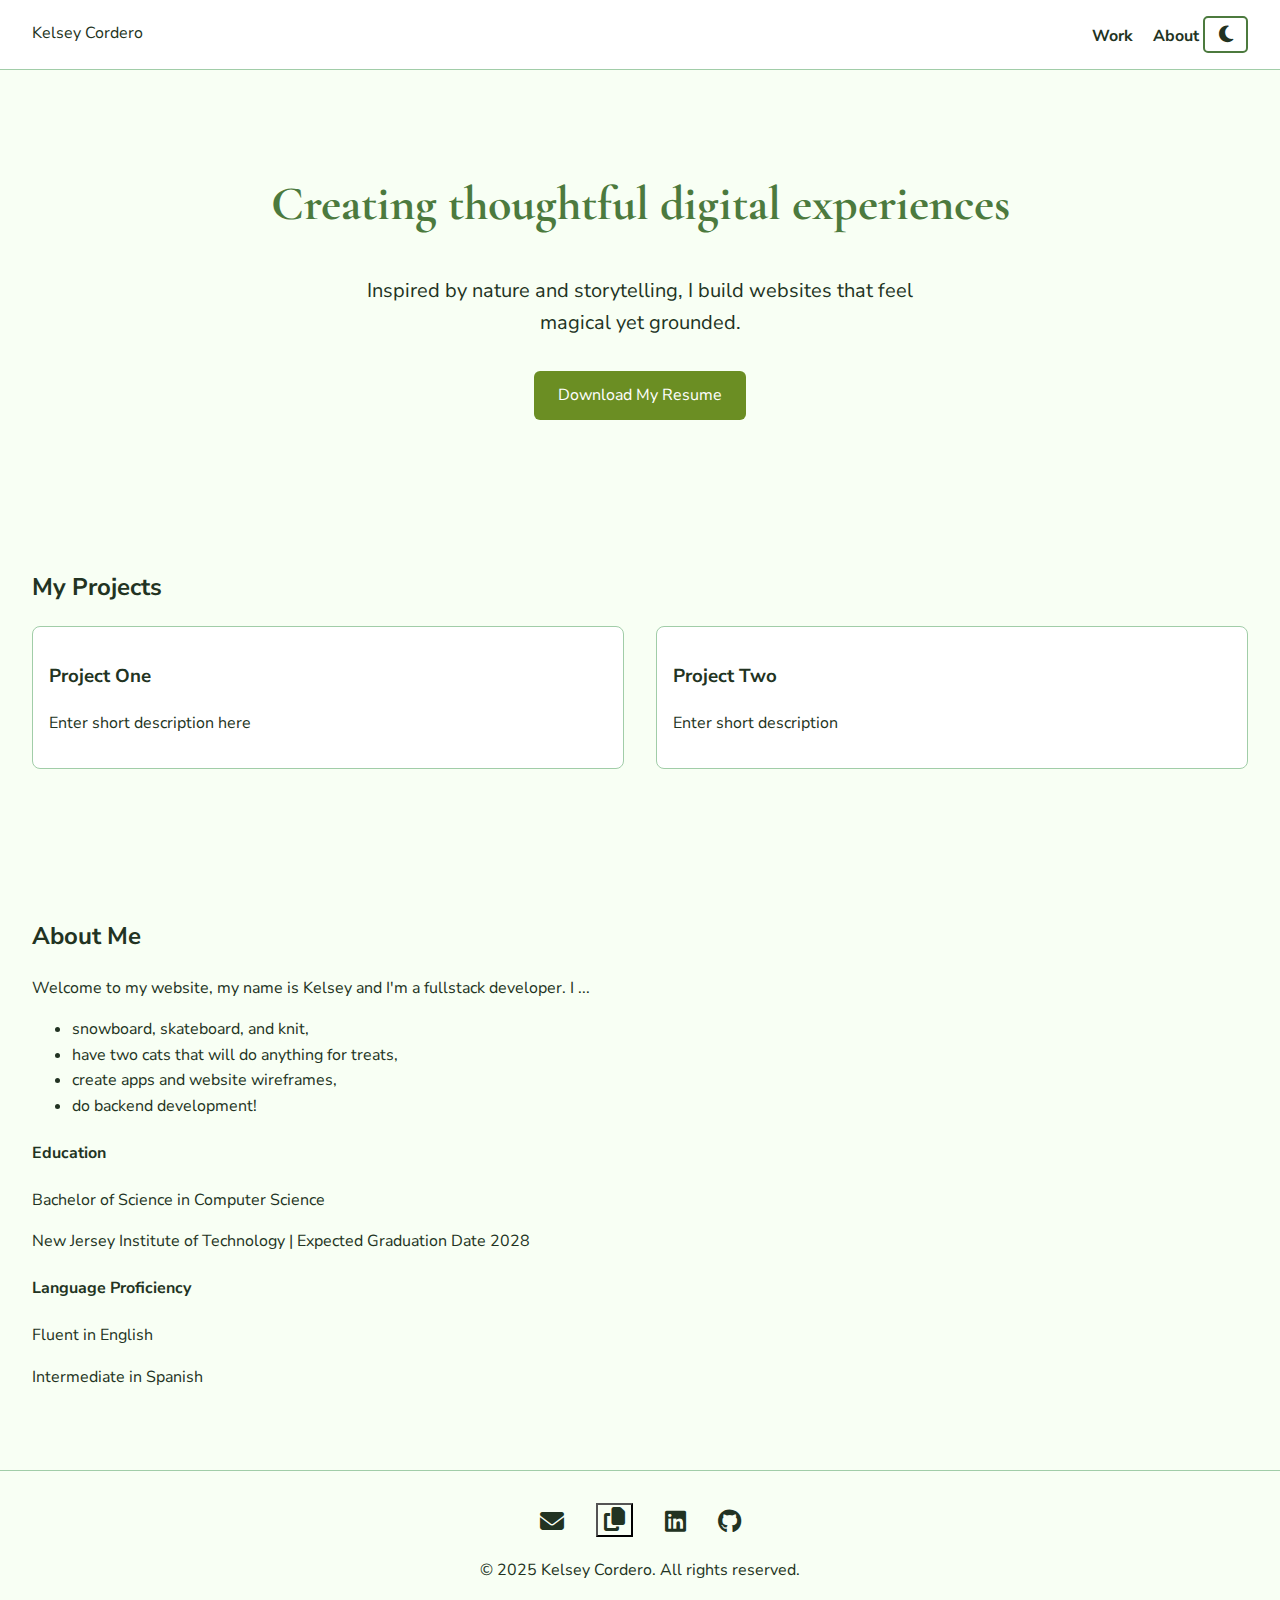
<file: website/index.html>
<!DOCTYPE html>
<html lang="en">
    <head>
        <meta charset="UTF-8" />
        <meta name="viewport" content="width=device-width, initial-scale=1.0" />
        <title>Kelsey's Portfolio</title>
        <link rel="preconnect" href="https://fonts.googleapis.com">
        <link href="https://fonts.googleapis.com/css2?family=Cormorant+Garamond:wght@400;700&family=Nunito+Sans:wght@400;700&display=swap" rel="stylesheet">
        <link href="https://cdnjs.cloudflare.com/ajax/libs/font-awesome/6.5.0/css/all.min.css" rel="stylesheet">
        <style>
            html {
                font-size: 16px;
            }

            @media (max-width: 768px) {
                .hero h1 {
                    font-size: 2.2rem;
                }
                .hero p {
                    font-size: 1rem;
                }
                .btn-primary {
                    font-size: 0.9rem;
                    padding: 0.5em 1em;
                }
                nav a {
                    font-size: 0.9rem;
                }
                .modal-content {
                    font-size: 0.9rem;
                    padding: 1.5rem;
                }
            }
            
            :root {
                --bg: #F8FFF4;
                --text: #223322;
                --accent: #4C7A3E;
                --highlight: #A1CDA8;
                --cta: #6B8E23;
                --nav-text: #223322;
            }

            [data-theme="dark"] {
                --bg: #012e40;
                --text: #87a59e;
                --accent: #64b6ac;
                --highlight: #037171;
                --cta: #38a3a5;
                --nav-text: #176a90;
            }

            body {
                margin: 0;
                font-family: 'Nunito Sans', sans-serif;
                background-color: var(--bg);
                color: var(--text);
                line-height: 1.6;
                transition: background-color 0.3s ease, color 0.3s ease;
            }

            header {
                display: flex;
                justify-content: space-between;
                align-items: center;
                padding: 1rem 2rem;
                background-color: white;
                border-bottom: 1px solid var(--highlight);
            }
            nav a {
                margin-left: 1rem;
                text-decoration: none;
                color: var(--nav-text);
                font-weight: 700;
                cursor: pointer;
                transition: transform 0.3s ease;
            }

            nav a:hover {
                transform: scale(1.05);
            }

            .hero {
                padding: 4rem 2rem;
                text-align: center;
            }
            
            .hero h1 {
                font-family: 'Cormorant Garamond', serif;
                font-size: 3rem;
                color: var(--accent);
                animation: float 4s ease-in-out infinite;
            }

            .hero p {
                font-size: 1.25rem;
                max-width: 600px;
                margin: 1rem auto;
            }

            .btn-primary {
                background-color: var(--cta);
                color: white;
                padding: 0.75em 1.5em;
                border-radius: 6px;
                text-decoration: none;
                display: inline-block;
                margin-top: 1rem;
                cursor: pointer;
                transition: transform 0.3s ease;
            }

            .btn-primary:hover {
                transform: scale(1.05);
            }

            .theme-toggle {
                background: none;
                border: 2px solid var(--accent);
                padding: 0.5em 1em;
                border-radius: 5px;
                cursor: pointer;
                color: var(--nav-text);
                font-weight: bold;
                transition: transform 0.3s ease;
            }

            .theme-toggle:hover {
                transform: scale(1.05);
            }

            .theme-toggle i {
                font-size: 1.2rem;
            }

            .section {
                padding: 4rem 2rem;
            }

            .projects {
                display: grid;
                grid-template-columns: repeat(auto-fit, minmax(280px, 1fr));
                gap: 2rem
            }

            .project {
                border: 1px solid var(--highlight);
                border-radius: 8px;
                padding: 1rem;
                background-color: white;
                cursor: pointer;
                transition: transform 0.3s ease, box-shadow 0.3s ease;
            }

            .project:hover {
                transform: translateY(-5px);
                box-shadow: 0 8px 16px rgba(0, 0, 0, 0.15);
            }

            .modal {
                display: none;
                position: fixed;
                top: 0;
                left: 0;
                width: 100vw;
                height: 100vh;
                background: rgba(0, 0, 0, 0.7);
                justify-content: center;
                align-items: center;
                z-index: 1000;
            }

            .modal-content {
                background: var(--bg);
                color: var(--text);
                padding: 2rem;
                border-radius: 10px;
                max-width: 500px;
                width: 90%;
                position: relative;
                opacity: 0;
                transform: scale(0.95);
                animation: fadeInZoom 0.4s forwards;
            }


            @keyframes fadeInZoom {
                to {
                    opacity: 1;
                    transform: scale(1);
                }
            }

            @keyframes float {
                0% {transform: translateY(0); }
                50% {transform: translateY(-10px); }
                100% {transform: translateY(0); }
            }

            .close-btn {
                position: absolute;
                top: 1rem;
                right: 1rem;
                background: none;
                border: none;
                font-size: 1.5rem;
                color: var(--text);
                cursor: pointer;
            }

            footer {
                text-align: center;
                padding: 2rem;
                font-size: 1rem;
                color: #223322;
                background-color: #F8FFF4;
                border-top: 1px solid #A1CDA8;
            }

            .contact-icons {
                display: flex;
                justify-content: center;
                flex-wrap: wrap;
                margin-bottom: 1rem;
            }

            .contact-icons a,
            .contact-icons button {
                color: var(--text);
                margin: 0 1rem;
                font-size: 1.5rem;
                transition: color 0.3s ease;
                background: none;
                cursor: pointer;
                text-decoration: none;
            }

            .contact-icons a:hover,
            .contact-icons button:hover {
                color: #4C7A3E;
            }

            .tooltip {
                position: relative;
            }

            .tooltip::after {
                content: attr(data-tooltip);
                position: absolute;
                bottom: 125%;
                left: 50%;
                transform: translateX(-50%);
                background: #223322;
                color: white;
                padding: 4px 8px;
                font-size: 0.75rem;
                border-radius: 4px;
                white-space: nowrap;
                opacity: 0;
                pointer-events: none;
                transition: opacity 0.2s ease-in-out;
            }

            .tooltip:hover::after {
                opacity: 1;
            }
        </style>
    </head>
    <body>
        <header>
            <div class="logo">Kelsey Cordero</div>
            <nav>
                <a onclick="scrollToSection('work')">Work</a>
                <a onclick="scrollToSection('about')">About</a>
                <button class="theme-toggle" onclick="toggleTheme()" aria-label="Toggle light/dark theme">
                    <i id="theme-icon" class="fa-solid fa-moon"></i>
                </button>
            </nav>
        </header>
        <section class="hero">
            <h1>Creating thoughtful digital experiences</h1>
            <p>Inspired by nature and storytelling, I build websites that feel magical yet grounded.</p>
            <a class="btn-primary" href="Kelsey Cordero_Resume.pdf" download>Download My Resume</a>
        </section>

        <section class="section" id="work">
            <h2>My Projects</h2>
            <div class="projects">
                <div class="project" onclick="openModal('modal1')">
                    <h3>Project One</h3>
                    <p>Enter short description here</p>
                </div>
                <div class="project" onclick="openModal('modal2')">
                    <h3>Project Two</h3>
                    <p>Enter short description</p>
                </div>
                <!-- Add more project cards here -->
            </div>
        </section>
        <section class="section" id="about">
            <h2>About Me</h2>
            <p>Welcome to my website, my name is Kelsey and I'm a fullstack developer. I ...</p>
            <ul>
                <li>snowboard, skateboard, and knit,</li>
                <li>have two cats that will do anything for treats,</li>
                <li>create apps and website wireframes,</li>
                <li>do backend development!</li>
            </ul>
            <h4>Education</h4>
                <p>Bachelor of Science in Computer Science</p>
                <p>New Jersey Institute of Technology | Expected Graduation Date 2028</p>
            
            <h4>Language Proficiency</h4>
                <p>Fluent in English</p>
                <p>Intermediate in Spanish</p>
        </section>

        <div id="modal1" class="modal" onclick="closeModal(event, 'modal1')">
            <div class="modal-content">
                <button class="close-btn" onclick="closeModal(event, 'modal1')">&times;</button>
                <h3>Kitch App</h3>
                <p>This is an extended view of blah blah.</p>
            </div>
        </div>

        <div id="modal2" class="modal" onclick="closeModal(event, 'modal2')">
            <div class="modal-content">
                <button class="close-btn" onclick="closeModal(event, 'moodal2')">&times;</button>
                <h3>Project Two Details</h3>
                <p>Details regarding the project will go here.</p>
            </div>
        </div>

        <footer>
            <div class="contact-icons">
                <span class="tooltip" data-tooltip="Click to open email app or right-click to copy address">
                    <a href="mailto:corderokelsey07@gmail.com" aria-label="Email">
                        <i class="fas fa-envelope"></i>
                    </a>
                </span>
                <span class="tooltip" id="copy-btn" data-tooltip="Copy Email">
                    <button onclick="copyEmail()" aria-label="Copy Email">
                        <i class="fas fa-copy"></i>
                    </button>
                </span>
                <a href="https://www.linkedin.com/in/cordero-kelsey/" target="_blank" aria-label="LinkedIn">
                    <i class="fab fa-linkedin"></i>
                </a>
                <a href="https://github.com/Kelsey-2024" target="_blank" aria-label="GitHub">
                    <i class="fab fa-github"></i>
                </a>
            </div>
            <p>&copy; 2025 Kelsey Cordero. All rights reserved.</p>
        </footer>

        <audio id="click-sound" src="https://cdn.pixabay.com/audio/2022/03/15/audio_92416b48cc.mp3"></audio>
        
        <script>
            function scrollToSection(id) {
                document.getElementById(id).scrollIntoView({ behavior: 'smooth' });
                playClick();
            }

            function playClick() {
                const clickSound = document.getElementById('click-sound');
                if (clickSound) {
                    clickSound.currentTime = 0;
                    clickSound.play().catch(err => console.log("Audio play failed:", err));
                }
            }

            function toggleTheme() {
                const html = document.documentElement;
                const themeIcon = document.getElementById('theme-icon');
                const isDark = html.getAttribute('data-theme') === 'dark';
                
                if (isDark) {
                    html.removeAttribute('data-theme');
                    themeIcon.classList.remove('fa-sun');
                    themeIcon.classList.add('fa-moon');
                } else {
                    html.setAttribute('data-theme', 'dark');
                    themeIcon.classList.remove('fa-moon');
                    themeIcon.classList.add('fa-sun');
                }
                playClick();
            }

            window.addEventListener('DOMContentLoaded', () => {
                const isDark = document.documentElement.getAttribute('data-theme') === 'dark';
                const themeIcon = document.getElementById('theme-icon');
                if (themeIcon) {
                    themeIcon.classList.add(isDark ? 'fa-sun' : 'fa-moon');
                }
            })

            function openModal(id) {
                const modal = document.getElementById(id);
                modal.style.display = 'flex';
                const content = modal.querySelector('.modal-content');
                content.style.animation = 'none';
                content.offsetHeight;
                content.style.animation = null;
                playClick();
            }

            function closeModal(event, id) {
                if (event.target.classList.contains('modal') || event.target.classList.contains('close-btn')) {
                    document.getElementById(id).style.display = 'none';
                    playClick();
                }
            }

            function copyEmail() {
                const email = "corderokelsey07@gmail.com";
                navigator.clipboard.writeText(email).then(() => {
                    const btn = document.getElementById("copy-btn");
                    btn.setAttribute("data-tooltip", "Copied!");
                    setTimeout(() => btn.setAttribute("data-tooltip", "Copy Email"), 1500);
                });
            }
        </script>
    </body>
</html>
</file>
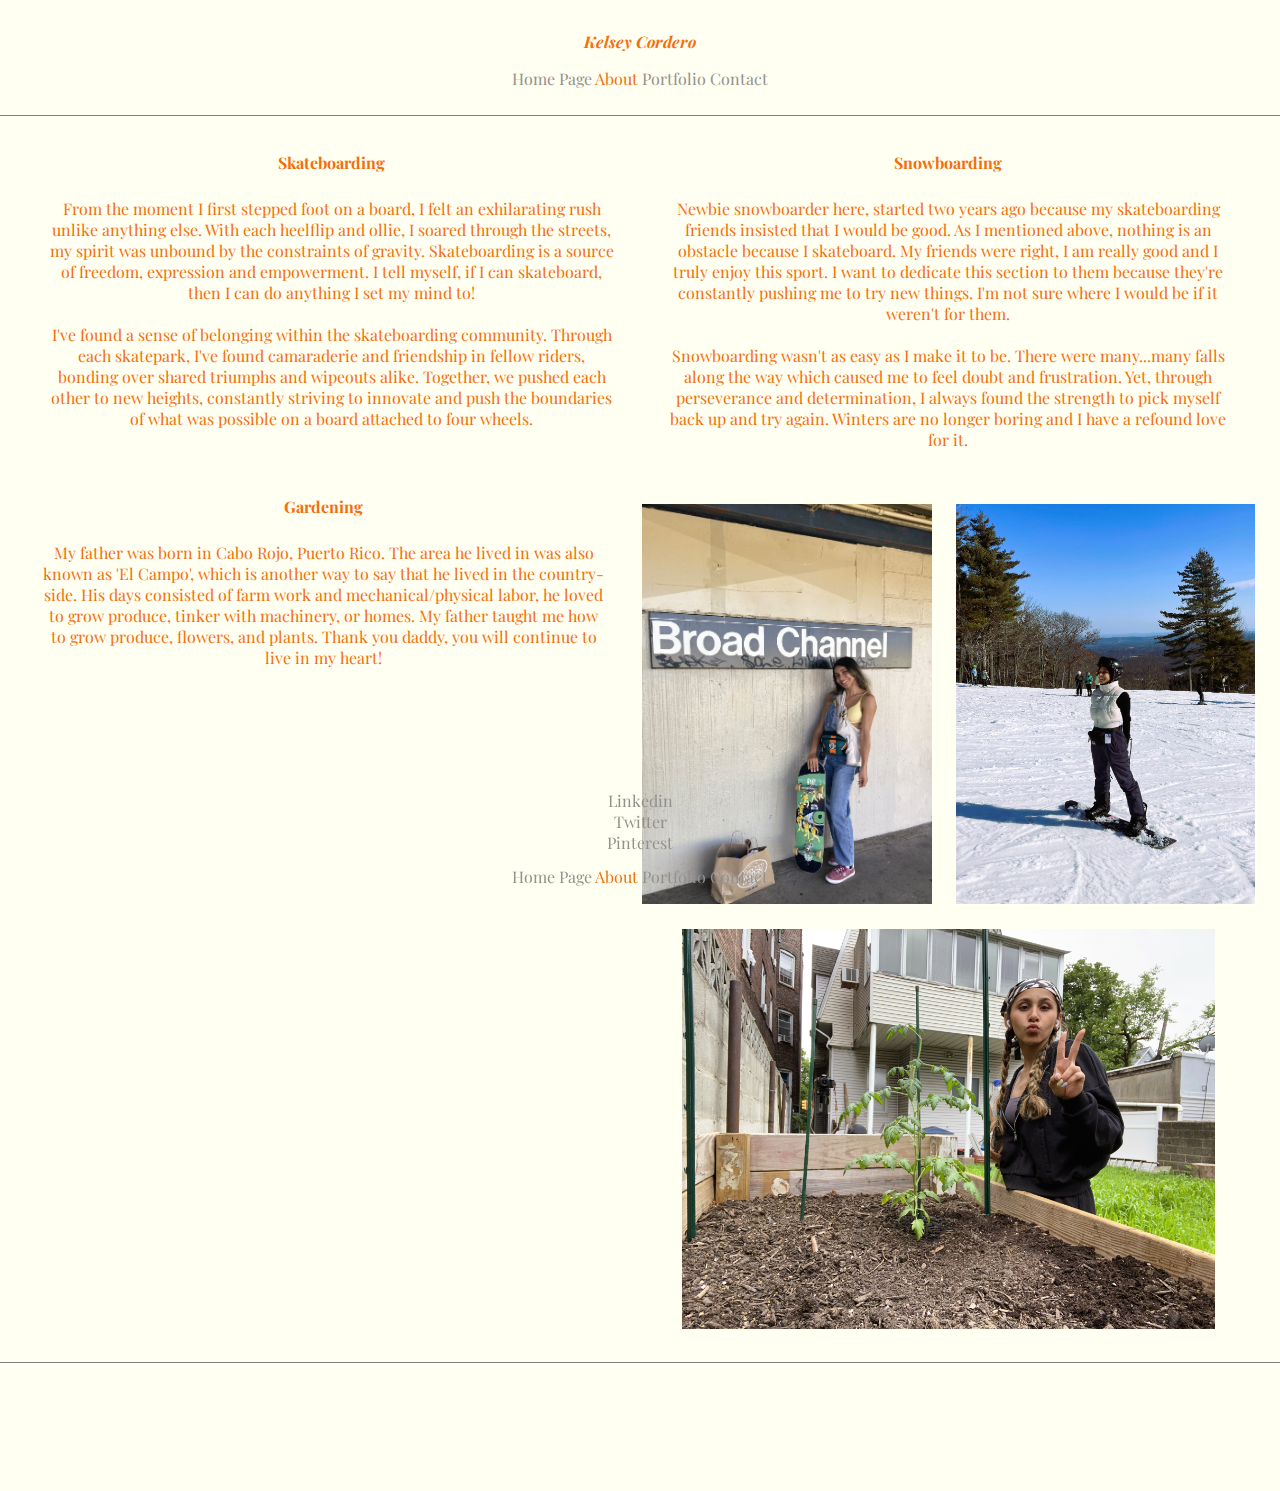
<file: about.html>
<!DOCTYPE html>
<html>
  <head>
    <title>About - Personal Website</title>
    <meta name="viewport" content="width=device-width, initial-scale=1.0" />
    <link rel="stylesheet" href="./main.css" />
    <link rel="stylesheet" type="text/css" href="//fonts.googleapis.com/css?family=Playfair Display" />
    <link rel="stylesheet" href="./about.css" />
  </head>
  <body>
    <header>
      <p>Kelsey Cordero</p> 
      <nav id="header-adjustments">
        <a href="index.html">Home Page</a>
        <a id="selected" href="about.html">About</a>
        <a href="./portfolio.html">Portfolio</a>
        <a href="./contact.html">Contact</a>
      </nav>
    </header>

    <main>
      <section>
        <h4>Skateboarding</h4>
        <p class="flex-container">
          From the moment I first stepped foot on a board, I felt an 
          exhilarating rush unlike anything else. With each heelflip and 
          ollie, I soared through the streets, my spirit was unbound by the
          constraints of gravity. Skateboarding is a source of freedom, expression and empowerment.
          I tell myself, if I can skateboard, then I can do anything I set my mind to!
        <br></br>
          I've found a sense of belonging within the skateboarding community. 
          Through each skatepark, I've found camaraderie and friendship 
          in fellow riders, bonding over shared triumphs and wipeouts alike. 
          Together, we pushed each other to new heights, constantly striving to 
          innovate and push the boundaries of what was possible on a board attached
          to four wheels. 
        </p>
      </section>

      <section>
        <h4>Snowboarding</h4>
          <p class="flex-container">
            Newbie snowboarder here, started two years ago because my skateboarding
            friends insisted that I would be good. As I mentioned above, nothing is
            an obstacle because I skateboard. My friends were right, I am really good
            and I truly enjoy this sport. I want to dedicate this section to them because
            they're constantly pushing me to try new things. I'm not sure where I would
            be if it weren't for them.
           <br></br>
           Snowboarding wasn't as easy as I make it to be. There were many...many falls along
           the way which caused me to feel doubt and frustration. Yet, through perseverance
           and determination, I always found the strength to pick myself back up and try again.
           Winters are no longer boring and I have a refound love for it.
          </p>
      </section>

      <section>
        <h4>Gardening</h4>
          <p class="flex-container">
            My father was born in Cabo Rojo, Puerto Rico. The area he lived in was 
            also known as 'El Campo', which is another way to say that he lived in the
            country-side. His days consisted of farm work and mechanical/physical labor, 
            he loved to grow produce, tinker with machinery, or homes. My father taught
            me how to grow produce, flowers, and plants. Thank you daddy, you will continue
            to live in my heart!
          </p> 
      </section>

      <!--scroll hover effect ??-->
      <h3>
        <img class="scrolling-image" src="images/IMG_0226.JPEG" alt="Female holding skateboard at train station." /> 
        <img class="scrolling-image" src="images/IMG_9328.jpg" alt="Female posing for a picture before snowboarding Mountain Creek." /> <br>
        <img class="scrolling-image" src="images/IMG_1718.JPG" alt="Female posing with a peace sign up after planting her first tomato plant." />
      </h3>
    </main>
      
    <footer>
      <nav>
        <a href="https://linkedin.com" target="_blank">Linkedin</a>
      </nav>
      <nav>
        <a href="https://twitter.com" target="_blank">Twitter</a>
      </nav>
      <nav>
        <a href="https://www.pinterest.com/" target="_blank">Pinterest</a>
      </nav>
      
      <nav class="footer-row">
        <a href="./index.html">Home Page</a>
        <a id="selected" href="about.html">About</a>
        <a href="./portfolio.html">Portfolio</a>
        <a href="./contact.html">Contact</a>
      </nav>
    </footer>
  </body>
  
</html>
</file>
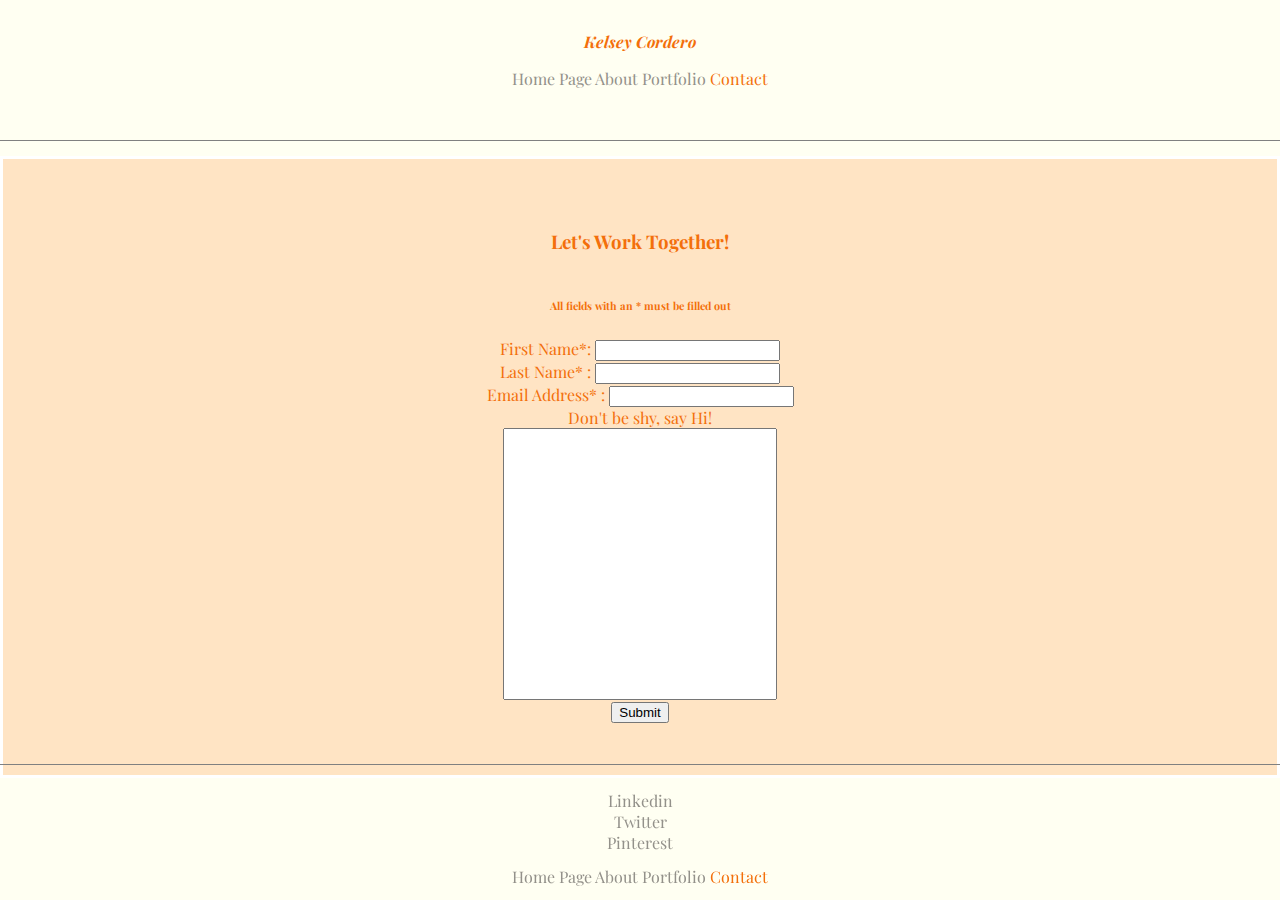
<file: contact.html>
<!DOCTYPE html>
<html>
  <head>
    <title>Contact - Personal Website</title>
    <meta name="viewport" content="width=device-width, initial-scale=1.0" />
    <link rel="stylesheet" href="./main.css" />
    <link rel="stylesheet" type="text/css" href="//fonts.googleapis.com/css?family=Playfair Display" />
    <link rel="stylesheet" href="./contact.css" />
  </head>
  
  <body>
    <header>
      <p>Kelsey Cordero</p> 
      <nav id="header-adjustments">
        <a href="./index.html">Home Page</a>
        <a href="./about.html">About</a>
        <a href="./portfolio.html">Portfolio</a>
        <a id="selected" href="contact.html">Contact</a>
      </nav>
    </header>

    <main>
      <h3>Let's Work Together!</h3>
      <h6>All fields with an * must be filled out</h6>
      <section> 
        <form action="./success.html">
          <label for="fName">First Name*: </label>
          <input type="text" id="fName" name="fName" required> <br>
          <label for="lName">Last Name* : </label>
          <input type="text" id="lName" name="lName" required> <br>
          <label for="emailAddress">Email Address* : </label>
          <input type="email" id="emailAddress" name="emailAddress" required> <br>
          <label for="messageBox">Don't be shy, say Hi!</label> <br>
          <input type="text" id="messageBox" name="messageBox" size="250" rows="10" cols="50"> <br>
          <input type="Submit">
        </form>
      </section>
    </main>

    <footer>
      <nav>
        <a href="https://linkedin.com" target="_blank">Linkedin</a>
      </nav>
      <nav>
        <a href="https://twitter.com" target="_blank">Twitter</a>
      </nav>
      <nav>
        <a href="https://www.pinterest.com/" target="_blank">Pinterest</a>
      </nav>
      
      <nav class="footer-row">
        <a href="./index.html">Home Page</a>
        <a href="./about.html">About</a>
        <a href="./portfolio.html">Portfolio</a>
        <a id="selected" href="contact.html">Contact</a>
      </nav>
    </footer>
  </body>
</html>
</file>
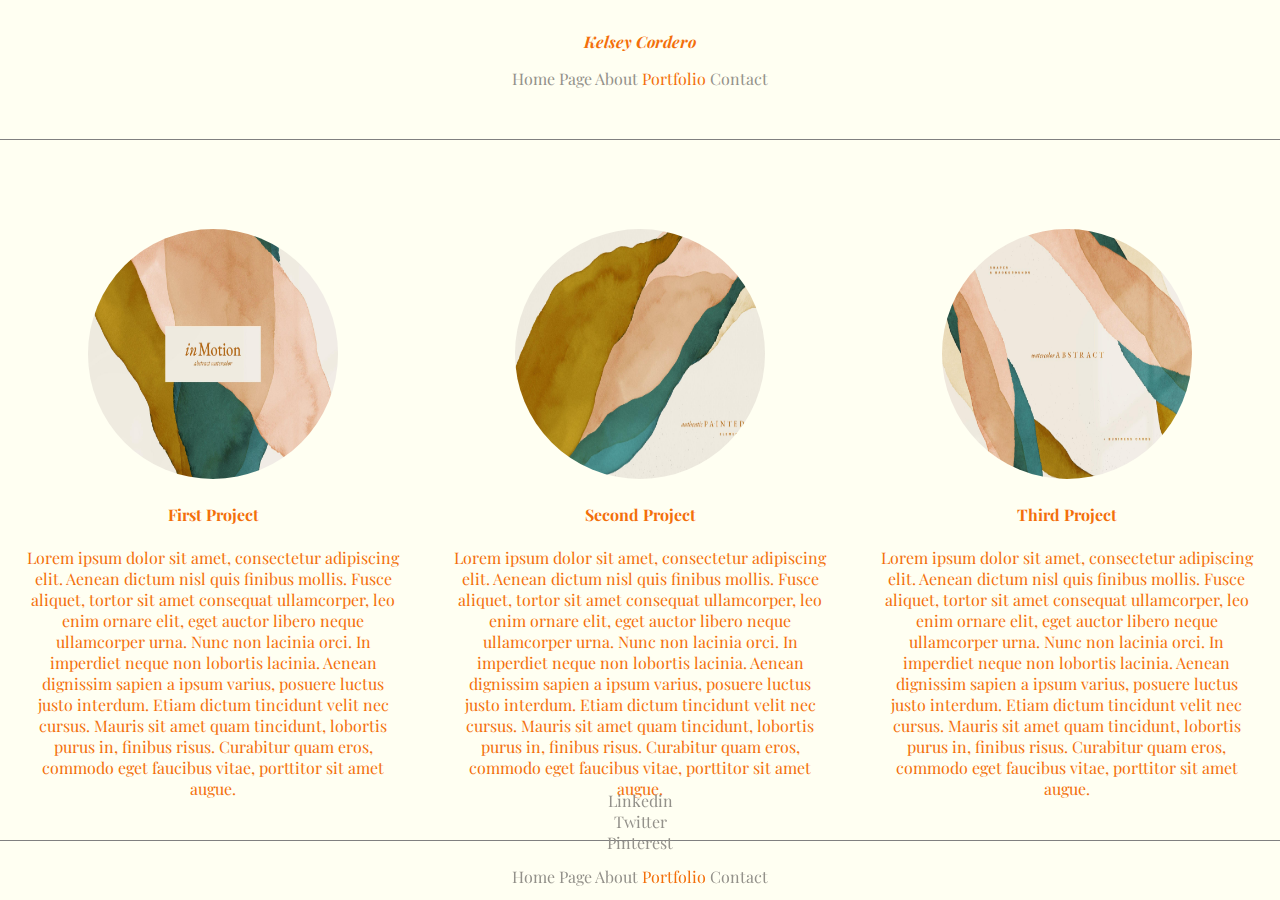
<file: portfolio.html>
<!DOCTYPE html>
<html>
  <head>
    <title>Portfolio - Personal Website</title>
    <meta name="viewport" content="width=device-width, initial-scale=1.0" />
    <link rel="stylesheet" href="./main.css" />
    <link rel="stylesheet" type="text/css" href="//fonts.googleapis.com/css?family=Playfair Display" />
    <link rel="stylesheet" href="./portfolio.css" />
  </head>
  <body>
    <header>
      <p>Kelsey Cordero</p> 
      <nav id="header-adjustments">
        <a href="./index.html">Home Page</a>
        <a href="./about.html">About</a>
        <a id="selected" href="portfolio.html">Portfolio</a>
        <a href="./contact.html">Contact</a>
      </nav>
    </header>
    
    <main>
      <section class="flex-container">
        <img src="images/eY6geHT.jpg" alt="abstract watercolor painting" />
        <h4>First Project</h4>
        <p>
          Lorem ipsum dolor sit amet, consectetur adipiscing elit. Aenean dictum 
          nisl quis finibus mollis. Fusce aliquet, tortor sit amet
          consequat ullamcorper, leo enim ornare elit, eget auctor libero neque 
          ullamcorper urna. Nunc non lacinia orci. In imperdiet neque non lobortis 
          lacinia. Aenean dignissim sapien a ipsum varius, posuere luctus justo 
          interdum. Etiam dictum tincidunt velit nec cursus. Mauris sit amet quam 
          tincidunt, lobortis purus in, finibus risus. Curabitur quam eros, commodo
          eget faucibus vitae, porttitor sit amet augue. 
        </p> 
      </section>
      
      <section class="flex-container">
        <img src="images/o9CpZNP.jpg" alt="abstract watercolor painting" />
        <h4>Second Project</h4>
        <p>
          Lorem ipsum dolor sit amet, consectetur adipiscing elit. Aenean dictum 
          nisl quis finibus mollis. Fusce aliquet, tortor sit amet
          consequat ullamcorper, leo enim ornare elit, eget auctor libero neque 
          ullamcorper urna. Nunc non lacinia orci. In imperdiet neque non lobortis 
          lacinia. Aenean dignissim sapien a ipsum varius, posuere luctus justo 
          interdum. Etiam dictum tincidunt velit nec cursus. Mauris sit amet quam 
          tincidunt, lobortis purus in, finibus risus. Curabitur quam eros, commodo
          eget faucibus vitae, porttitor sit amet augue. 
        </p>
      </section>
      
      <section class="flex-container">
        <img src="images/wGkkROz.jpg" alt="abstract watercolor painting" />
        <h4>Third Project</h4>
        <p>  
          Lorem ipsum dolor sit amet, consectetur adipiscing elit. Aenean dictum 
          nisl quis finibus mollis. Fusce aliquet, tortor sit amet
          consequat ullamcorper, leo enim ornare elit, eget auctor libero neque 
          ullamcorper urna. Nunc non lacinia orci. In imperdiet neque non lobortis 
          lacinia. Aenean dignissim sapien a ipsum varius, posuere luctus justo 
          interdum. Etiam dictum tincidunt velit nec cursus. Mauris sit amet quam 
          tincidunt, lobortis purus in, finibus risus. Curabitur quam eros, commodo
          eget faucibus vitae, porttitor sit amet augue.  
        </p> 
      </section>             
    </main>
    
    <footer>
      <nav>
        <a href="https://linkedin.com" target="_blank">Linkedin</a>
      </nav>
      <nav>
        <a href="https://twitter.com" target="_blank">Twitter</a>
      </nav>
      <nav>
        <a href="https://www.pinterest.com/" target="_blank">Pinterest</a>
      </nav>
      
      <nav class="footer-row">
        <a href="./index.html">Home Page</a>
        <a href="./about.html">About</a>
        <a id="selected" href="portfolio.html">Portfolio</a>
        <a href="./contact.html">Contact</a>
      </nav>
    </footer>
  </body>
</html>
</file>
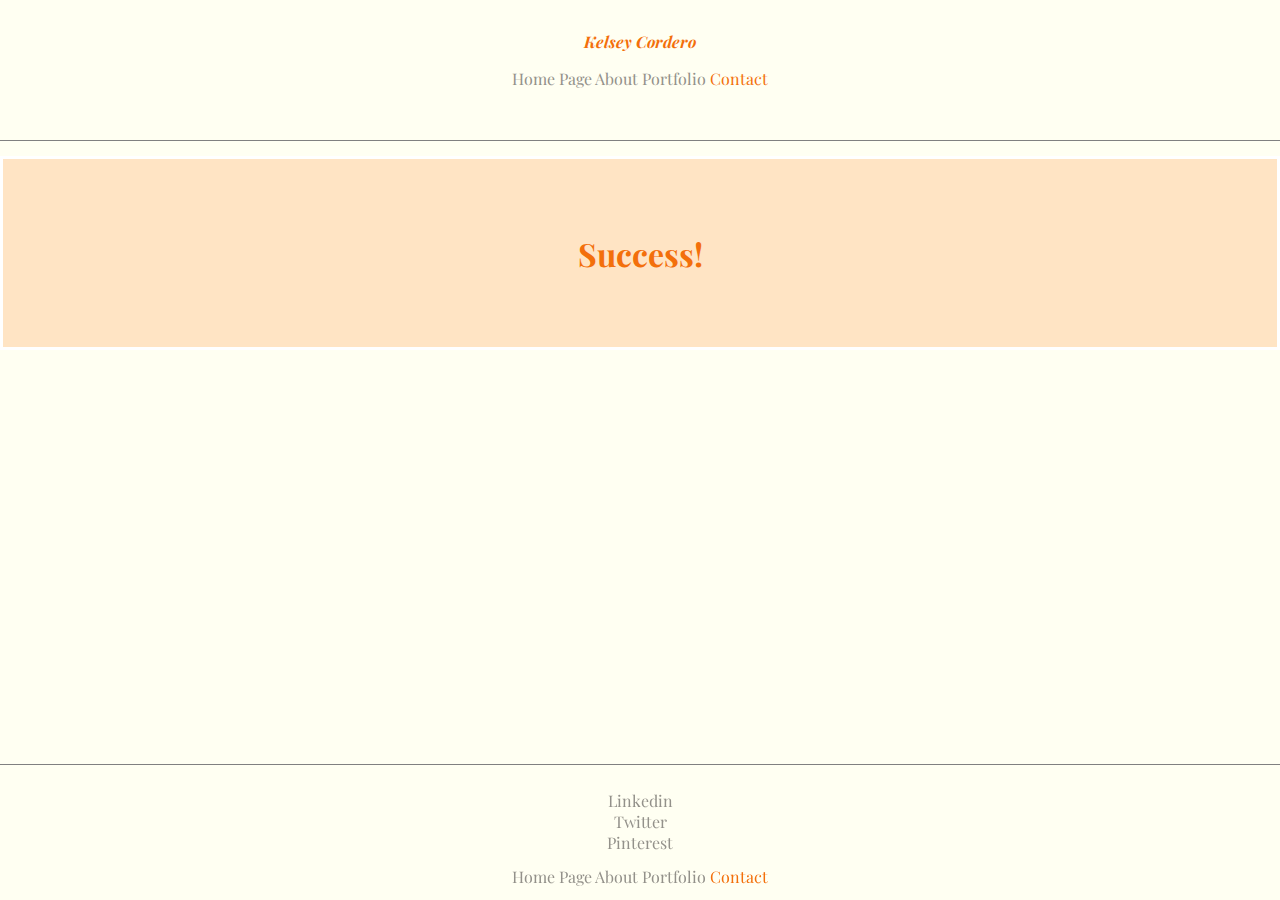
<file: success.html>
<!DOCTYPE html>
<html>
  <head>
    <title>Success - Personal Website</title>
    <meta name="viewport" content="width=device-width, initial-scale=1.0" />
    <link rel="stylesheet" href="./main.css" />
    <link rel="stylesheet" type="text/css" href="//fonts.googleapis.com/css?family=Playfair Display" />
    <link rel="stylesheet" href="./contact.css" />
  </head>
  <body>
    <header>
      <p>Kelsey Cordero</p> 
      <nav id="header-adjustments">
        <a href="./index.html">Home Page</a>
        <a href="./about.html">About</a>
        <a href="portfolio.html">Portfolio</a>
        <a id="selected" href="./contact.html">Contact</a>
      </nav></header>
    <main>
      <h1>Success!</h1>
    </main>

    <footer>
      <nav>
        <a href="https://linkedin.com" target="_blank">Linkedin</a>
      </nav>
      <nav>
        <a href="https://twitter.com" target="_blank">Twitter</a>
      </nav>
      <nav>
        <a href="https://www.pinterest.com/" target="_blank">Pinterest</a>
      </nav>
      
      <nav class="footer-row">
        <a href="./index.html">Home Page</a>
        <a href="./about.html">About</a>
        <a href="portfolio.html">Portfolio</a>
        <a id="selected" href="./contact.html">Contact</a>
      </nav>
    </footer>
  </body>
</html>
</file>
<file: main.css>
header
{
  display: flex;
  flex-direction: column;
  align-items: center;
  margin: 15px auto;
  border-bottom: gray solid 1px;
}

header > p
{
  font-weight: bold;
  font-style: italic;
}

#selected
{
  color: #f36f0b;
}



nav > a
{
  align-content: space-between;
}

a
{
  text-decoration: none;
  color: rgb(147, 145, 138);
}

a:hover
{
  color: #f36f0b;
  transition: 2s;
}

body
{
  background-color: #fffff2;
  font-family: "Playfair Display";
  color: #f36f0b;
  margin: 0%;
}

main
{
  border-bottom: gray solid 1px;
}

footer
{
  position: fixed;
  left: 0;
  right: 0;
  bottom: 0;
  text-align: center;
}

.footer-row
{
  margin: 1%;
}
</file>
<file: about.css>
#header-adjustments
{
  padding-bottom: 2%;
}

main
{
  display: flex;
  flex-direction: row;
  flex-wrap: wrap;
  text-align: center;
  justify-content: center;
}

.flex-container
{
  margin: 25px;
  inline-size: 15cm;
  text-align: center;
}

body
{
  margin-bottom: 10%;
}

.scrolling-image
{
  height: 400px;
  margin: 10px;
  animation: fade linear;
  animation-timeline: scroll();
}

@keyframes fade
{
  from
  {
    opacity: 0;
  }
  to
  {
    opacity: 1;
  }
}
</file>
<file: contact.css>
header
{
  padding-bottom: 4%;
}

body
{
  text-align: center;
}

main
{
  display: flex;
  flex-direction: column;
  align-items: center;
  padding: 4%;
  background-color: bisque;
  border: white solid;
}

section
{
  text-align: center;
}

#messageBox
{
  width: 20em;
  height: 20em;
}

footer
{
  border-top: gray solid 1px;
  padding-top: 2%;
}

.footer-row
{
  margin: 1%;
}
</file>
<file: portfolio.css>
header
{
  padding-bottom: 50px;
}

img
{
  height: 250px;
  width: 250px;
  border-radius: 60%;
}

main
{
  margin-top: 5%;
  display: flex;
  flex-direction: row;
  text-align: center;
  justify-content: center;
}

.flex-container
{
  margin: 25px;
  inline-size: 10cm;
}
</file>
